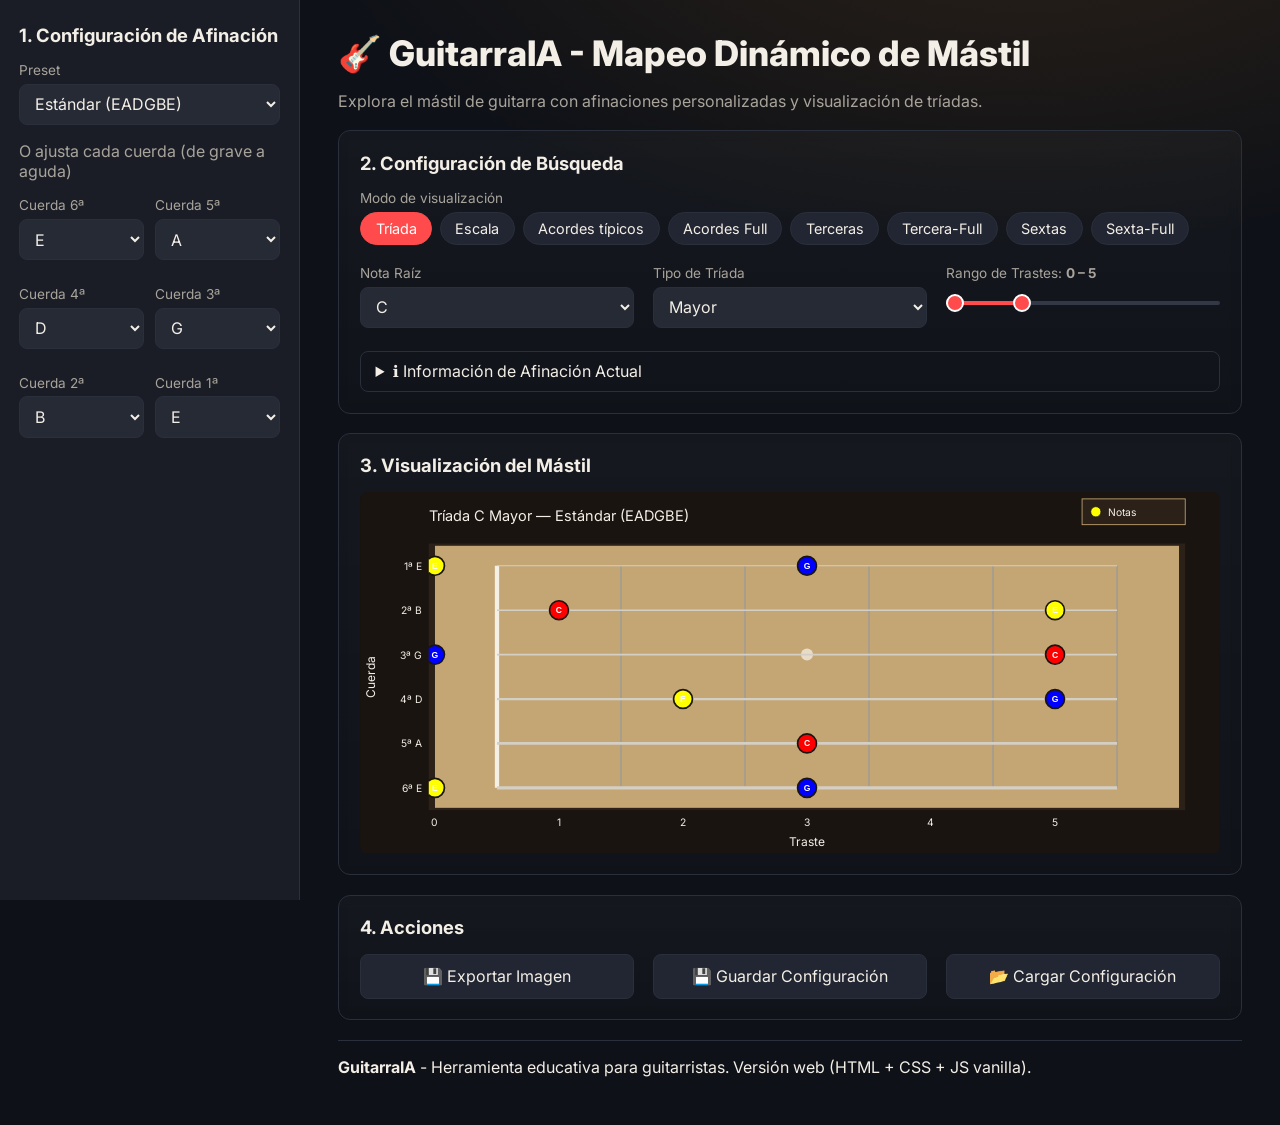
<file: index.html>
<!DOCTYPE html>
<html lang="es">
<head>
  <meta charset="UTF-8" />
  <meta name="viewport" content="width=device-width, initial-scale=1.0" />
  <title>🎸 GuitarraIA - Mapeo Dinámico de Mástil</title>
  <meta name="description" content="Explora el mástil de guitarra con afinaciones personalizadas: tríadas, escalas, acordes, terceras y sextas." />
  <link rel="preconnect" href="https://fonts.googleapis.com" />
  <link href="https://fonts.googleapis.com/css2?family=Inter:wght@400;600;800&display=swap" rel="stylesheet" />
  <link rel="stylesheet" href="css/styles.css" />
</head>
<body>
  <button id="btn-sidebar" class="sidebar-toggle" aria-label="Abrir configuración">☰</button>

  <aside id="sidebar" class="sidebar">
    <h2>1. Configuración de Afinación</h2>
    <label for="preset-selector">Preset</label>
    <select id="preset-selector" title="Incluye presets estándar y populares"></select>
    <p class="muted">O ajusta cada cuerda (de grave a aguda)</p>
    <div id="cuerdas-grid" class="grid-2"></div>
  </aside>

  <main class="main">
    <header>
      <h1>🎸 GuitarraIA - Mapeo Dinámico de Mástil</h1>
      <p class="muted">Explora el mástil de guitarra con afinaciones personalizadas y visualización de tríadas.</p>
    </header>

    <section class="card">
      <h2>2. Configuración de Búsqueda</h2>
      <div class="field">
        <span class="label">Modo de visualización</span>
        <div id="modo-vista" class="radio-row" role="radiogroup"></div>
      </div>
      <div class="grid-3">
        <div class="field">
          <label for="nota-raiz">Nota Raíz</label>
          <select id="nota-raiz"></select>
        </div>
        <div class="field">
          <label for="tipo-seleccionado" id="tipo-label">Tipo de Tríada</label>
          <select id="tipo-seleccionado"></select>
          <div id="cuerdas-field" class="field hidden">
            <label for="cuerdas-intervalo" id="cuerdas-label">Cuerdas para Tercera</label>
            <select id="cuerdas-intervalo"></select>
          </div>
        </div>
        <div class="field" id="rango-field">
          <span class="label">Rango de Trastes: <b id="rango-text">0 – 5</b></span>
          <div class="range-dual">
            <div class="range-track"><div id="range-fill" class="range-fill"></div></div>
            <input type="range" id="traste-ini" min="0" max="19" value="0" aria-label="Traste inicial" />
            <input type="range" id="traste-fin" min="0" max="19" value="5" aria-label="Traste final" />
          </div>
        </div>
      </div>

      <details class="expander">
        <summary>ℹ️ Información de Afinación Actual</summary>
        <div class="grid-2" id="info-afinacion"></div>
      </details>
    </section>

    <section class="card">
      <h2>3. Visualización del Mástil</h2>
      <div id="error" class="alert error hidden"></div>
      <div class="chart-wrap"><div id="chart"></div></div>
      <nav id="posicion-nav" class="posicion-nav hidden" aria-label="Posiciones del acorde">
        <button id="btn-pos-prev" class="btn" aria-label="Posición anterior">◀ Anterior</button>
        <div class="posicion-info">
          <b id="posicion-texto">Posición 1 / 4</b>
          <span id="posicion-detalle" class="muted"></span>
        </div>
        <button id="btn-pos-next" class="btn" aria-label="Posición siguiente">Siguiente ▶</button>
      </nav>
      <div id="tooltip" class="tooltip hidden"></div>
    </section>

    <section class="card">
      <h2>4. Acciones</h2>
      <div class="grid-3">
        <button id="btn-exportar" class="btn">💾 Exportar Imagen</button>
        <button id="btn-guardar" class="btn">💾 Guardar Configuración</button>
        <button id="btn-cargar" class="btn">📂 Cargar Configuración</button>
      </div>
      <input type="file" id="file-config" accept="application/json" class="hidden" />
      <div id="mensaje" class="alert hidden"></div>
    </section>

    <footer>
      <hr />
      <p><b>GuitarraIA</b> - Herramienta educativa para guitarristas. Versión web (HTML + CSS + JS vanilla).</p>
    </footer>
  </main>

  <script src="js/core.js"></script>
  <script src="js/acordes_full.js"></script>
  <script src="js/terceras_full.js"></script>
  <script src="js/sextas_full.js"></script>
  <script src="js/visualization.js"></script>
  <script src="js/app.js"></script>
</body>
</html>
</file>
<file: css/styles.css>
:root {
  --bg: #0e1117;
  --side: #1a1d26;
  --card: #161a23;
  --border: #2a2f3c;
  --text: #f3eee6;
  --muted: #a9a49b;
  --accent: #ff4b4b;
  --wood: #c4a574;
  --radius: 12px;
}
* { box-sizing: border-box; }
html, body { margin: 0; }
body {
  font-family: 'Inter', system-ui, sans-serif;
  background: radial-gradient(1200px 600px at 80% -10%, #2b2118 0%, var(--bg) 60%);
  color: var(--text);
  min-height: 100vh;
  display: grid;
  grid-template-columns: 300px 1fr;
}
h1 { font-size: clamp(1.4rem, 3vw, 2.2rem); margin: 0 0 .3rem; font-weight: 800; }
h2 { font-size: 1.15rem; margin: 0 0 1rem; }
.muted { color: var(--muted); }
.hidden { display: none !important; }

/* Sidebar */
.sidebar {
  background: var(--side);
  border-right: 1px solid var(--border);
  padding: 1.5rem 1.2rem;
  position: sticky; top: 0; height: 100vh; overflow-y: auto;
}
.sidebar-toggle {
  display: none; position: fixed; top: 12px; left: 12px; z-index: 30;
  background: var(--card); color: var(--text); border: 1px solid var(--border);
  border-radius: 8px; width: 42px; height: 42px; font-size: 1.2rem; cursor: pointer;
}

.main { padding: 2rem clamp(1rem, 3vw, 3rem); max-width: 1300px; width: 100%; }
.card {
  background: linear-gradient(180deg, rgba(255,255,255,.03), rgba(255,255,255,.01));
  border: 1px solid var(--border);
  border-radius: var(--radius);
  padding: 1.3rem;
  margin: 1.2rem 0;
  backdrop-filter: blur(6px);
}

/* Formularios */
label, .label { display: block; font-size: .85rem; color: var(--muted); margin-bottom: .35rem; }
.field { margin-bottom: .9rem; }
select {
  width: 100%; padding: .55rem .7rem; border-radius: 8px;
  background: #262a35; color: var(--text); border: 1px solid var(--border);
  font: inherit; cursor: pointer; transition: border-color .2s;
}
select:hover, select:focus { border-color: var(--wood); outline: none; }
.grid-2 { display: grid; grid-template-columns: 1fr 1fr; gap: .7rem; }
.grid-3 { display: grid; grid-template-columns: repeat(3, 1fr); gap: 1.2rem; }

.radio-row { display: flex; flex-wrap: wrap; gap: .5rem; }
.radio input { position: absolute; opacity: 0; pointer-events: none; }
.radio span {
  display: inline-block; padding: .45rem .9rem; border-radius: 999px;
  border: 1px solid var(--border); background: #222632; cursor: pointer;
  color: var(--text); font-size: .9rem; transition: all .2s;
}
.radio span:hover { border-color: var(--wood); }
.radio input:checked + span { background: var(--accent); border-color: var(--accent); color: #fff; }
.radio input:focus-visible + span { outline: 2px solid var(--wood); }

/* Slider doble */
.range-dual { position: relative; height: 32px; }
.range-track { position: absolute; top: 14px; left: 0; right: 0; height: 4px; background: #333847; border-radius: 4px; }
.range-fill { position: absolute; height: 100%; background: var(--accent); border-radius: 4px; }
.range-dual input[type=range] {
  position: absolute; inset: 0; width: 100%; margin: 0; background: none;
  pointer-events: none; -webkit-appearance: none; appearance: none;
}
.range-dual input::-webkit-slider-thumb {
  -webkit-appearance: none; pointer-events: auto; width: 18px; height: 18px; border-radius: 50%;
  background: var(--accent); border: 2px solid #fff; cursor: pointer;
}
.range-dual input::-moz-range-thumb {
  pointer-events: auto; width: 16px; height: 16px; border-radius: 50%;
  background: var(--accent); border: 2px solid #fff; cursor: pointer;
}

.expander { border: 1px solid var(--border); border-radius: 8px; padding: .6rem .9rem; margin-top: .5rem; }
.expander summary { cursor: pointer; }
.expander p { margin: .25rem 0; }

/* Mástil */
.chart-wrap { overflow-x: auto; border-radius: 8px; }
#chart { min-width: 640px; }
.fretboard-svg { width: 100%; height: auto; display: block; }
.nota { cursor: pointer; transition: transform .15s; transform-box: fill-box; transform-origin: center; }
.nota:hover { transform: scale(1.18); }
.tooltip {
  position: fixed; z-index: 50; pointer-events: none;
  background: #2b2118; border: 1px solid var(--wood); color: var(--text);
  padding: .45rem .6rem; border-radius: 6px; font-size: .82rem; line-height: 1.35;
  box-shadow: 0 6px 20px rgba(0,0,0,.4);
}

/* Botones / alertas */
.btn {
  padding: .7rem 1rem; border-radius: 8px; border: 1px solid var(--border);
  background: #222632; color: var(--text); font: inherit; cursor: pointer; transition: all .2s;
}
.btn:hover { border-color: var(--accent); color: var(--accent); transform: translateY(-1px); }
.alert { margin-top: 1rem; padding: .7rem 1rem; border-radius: 8px; }
.alert.success { background: rgba(33,195,84,.15); color: #7ee2a0; }
.alert.warning { background: rgba(255,189,69,.15); color: #ffd27a; }
.alert.error { background: rgba(255,75,75,.15); color: #ff9a9a; margin: 0 0 1rem; }
footer hr { border: 0; border-top: 1px solid var(--border); }

/* Responsive */
@media (max-width: 900px) {
  body { grid-template-columns: 1fr; }
  .sidebar-toggle { display: block; }
  .sidebar {
    position: fixed; left: 0; top: 0; z-index: 20; width: 290px;
    transform: translateX(-100%); transition: transform .25s;
    padding-top: 4rem; box-shadow: 4px 0 30px rgba(0,0,0,.5);
  }
  body.sidebar-open .sidebar { transform: none; }
  .main { padding-top: 4rem; }
  .grid-3 { grid-template-columns: 1fr; }
}

/* Acordes Full: navegación de posiciones */
.posicion-nav { display: flex; align-items: center; justify-content: center; gap: 16px; margin-top: 14px; }
.posicion-info { display: flex; flex-direction: column; align-items: center; min-width: 220px; text-align: center; }
.posicion-nav .btn:disabled { opacity: .4; cursor: not-allowed; transform: none; }
</file>
